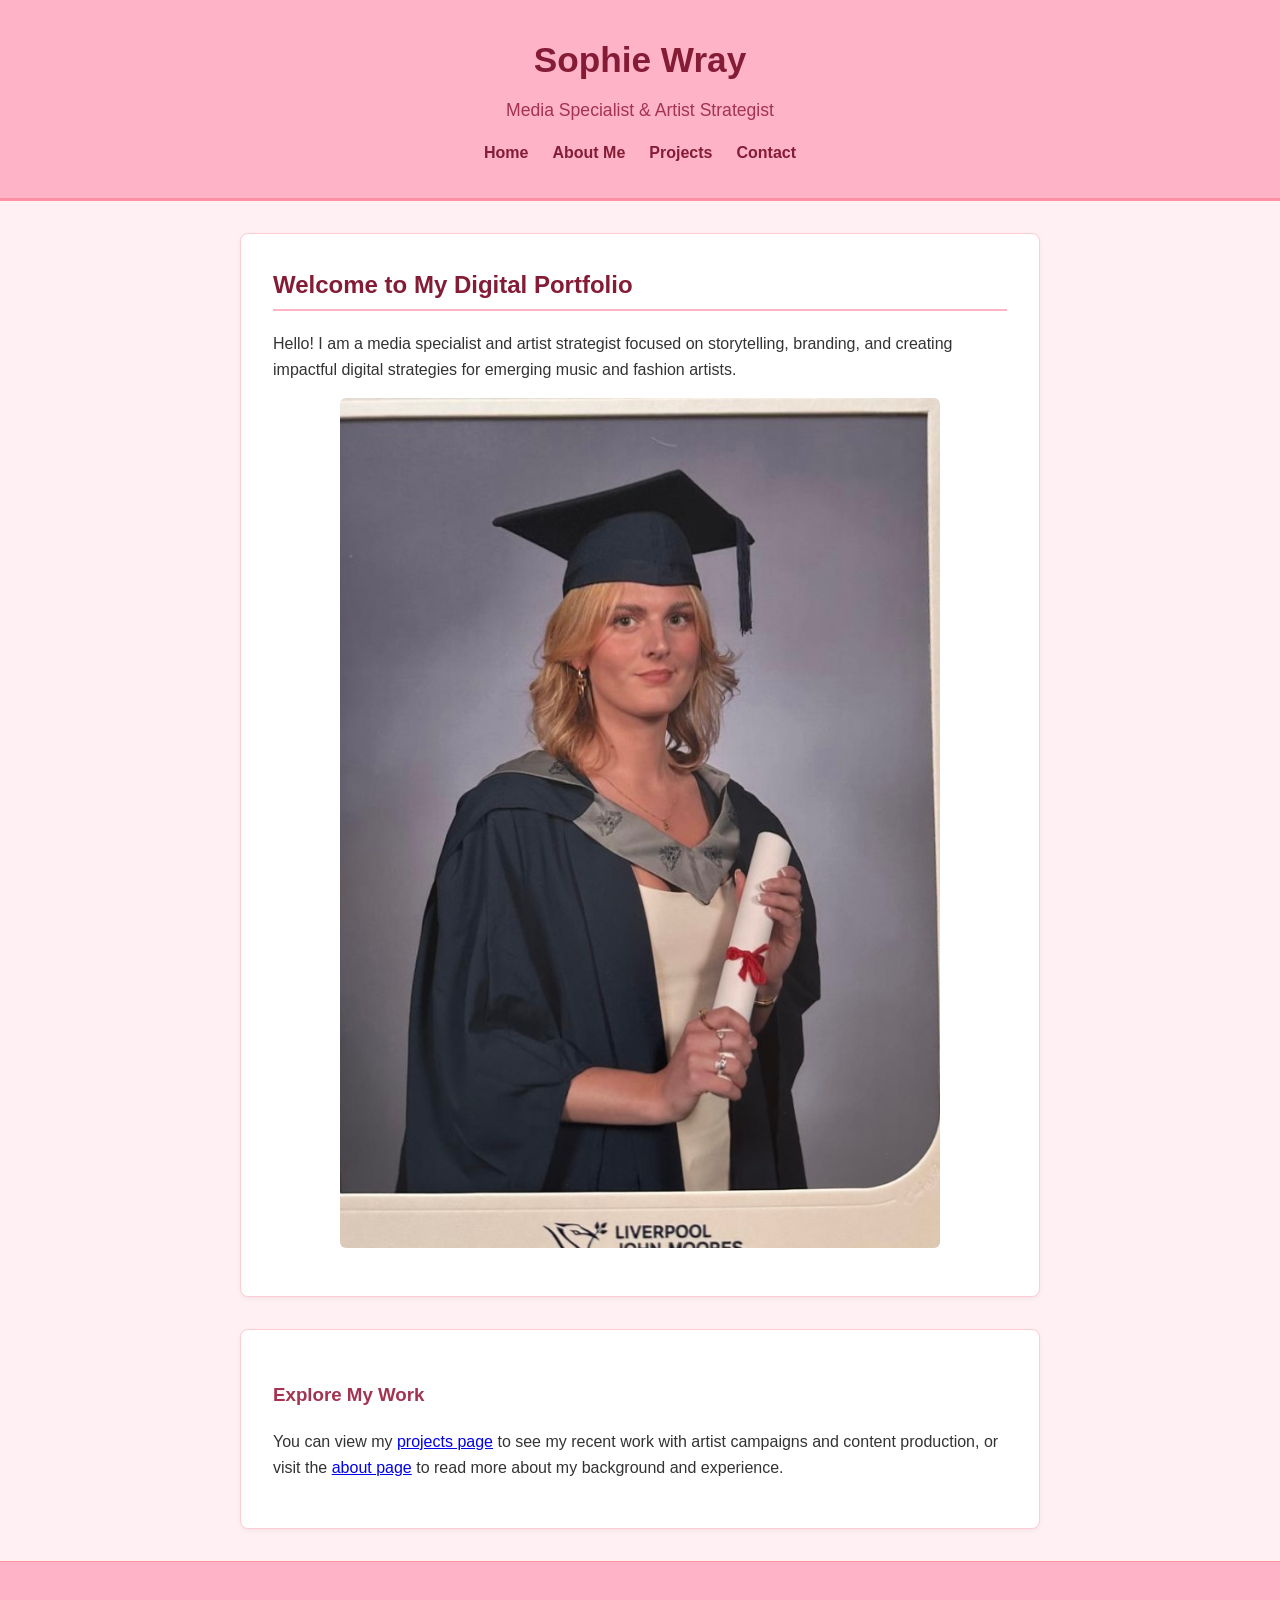
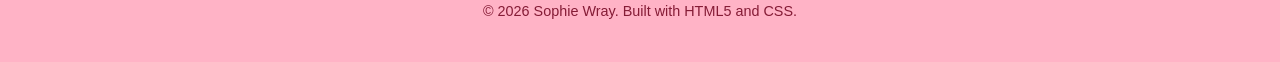
<file: index.html>
<!DOCTYPE html>
<html lang="en">
<head>
    <meta charset="UTF-8">
    <meta name="viewport" content="width=device-width, initial-scale=1.0">
    <title>Home | Sophie Wray</title>
    <!-- Linking the single external stylesheet for presentation -->
    <link rel="stylesheet" href="style.css">
</head>
<body>

    <!-- Header Section: Site Title and Main Navigation -->
    <header>
        <h1>Sophie Wray</h1>
        <p class="subtitle">Media Specialist & Artist Strategist</p>
        <nav>
            <ul>
                <li><a href="index.html">Home</a></li>
                <li><a href="about.html">About Me</a></li>
                <li><a href="projects.html">Projects</a></li>
                <li><a href="contact.html">Contact</a></li>
            </ul>
        </nav>
    </header>

    <!-- Main Content Area -->
    <main>
        <!-- Welcome / Hero Section -->
        <section class="welcome-section">
            <h2>Welcome to My Digital Portfolio</h2>
            <p>Hello! I am a media specialist and artist strategist focused on storytelling, branding, and creating impactful digital strategies for emerging music and fashion artists.</p>
            
            <!-- Homepage Image (of me despite floral banner title- I changed my mind) -->
            <img src="images/floral-banner.jpg" alt="Soft floral arrangement representing creativity and nature" width="600">
        </section>

        <!-- Quick Links / Highlights Section -->
        <section class="highlights">
            <h3>Explore My Work</h3>
            <p>You can view my <a href="projects.html">projects page</a> to see my recent work with artist campaigns and content production, or visit the <a href="about.html">about page</a> to read more about my background and experience.</p>
        </section>
    </main>

    <!-- Footer Section -->
    <footer>
        <p>&copy; 2026 Sophie Wray. Built with HTML5 and CSS.</p>
    </footer>

</body>
</html>
</file>
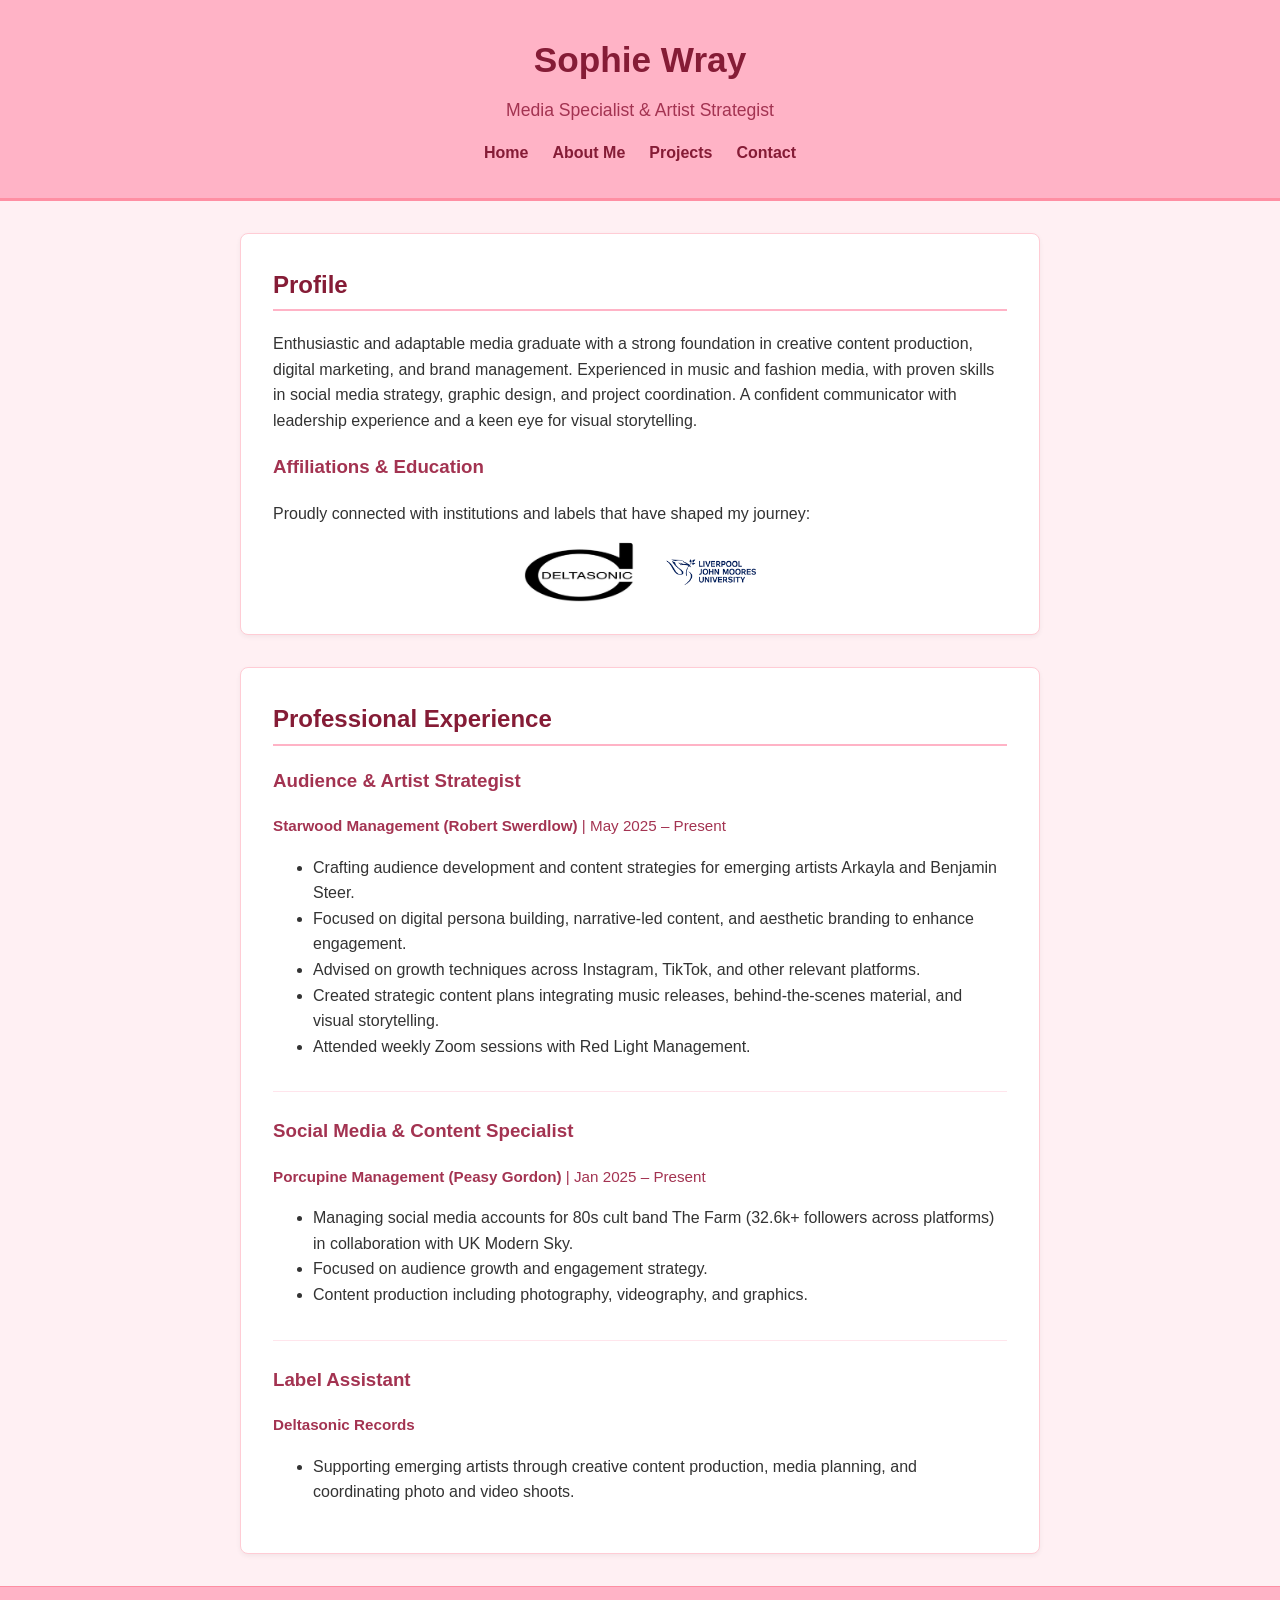
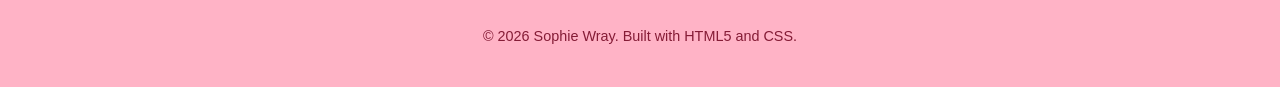
<file: about.html>
<!DOCTYPE html>
<html lang="en">
<head>
    <meta charset="UTF-8">
    <meta name="viewport" content="width=device-width, initial-scale=1.0">
    <title>About Me | Sophie Wray</title>
    <!-- Linking the single external stylesheet for presentation -->
    <link rel="stylesheet" href="style.css">
</head>
<body>

    <!-- Header Section: Site Title and Main Navigation -->
    <header>
        <h1>Sophie Wray</h1>
        <p class="subtitle">Media Specialist & Artist Strategist</p>
        <nav>
            <ul>
                <li><a href="index.html">Home</a></li>
                <li><a href="about.html">About Me</a></li>
                <li><a href="projects.html">Projects</a></li>
                <li><a href="contact.html">Contact</a></li>
            </ul>
        </nav>
    </header>

    <!-- Main Content Area -->
    <main>
        <!-- Profile / Bio Section with Logos -->
        <section class="about-section">
            <h2>Profile</h2>
            <p>Enthusiastic and adaptable media graduate with a strong foundation in creative content production, digital marketing, and brand management. Experienced in music and fashion media, with proven skills in social media strategy, graphic design, and project coordination. A confident communicator with leadership experience and a keen eye for visual storytelling.</p>

            <!-- Affiliation Logos Area -->
            <div class="logo-container">
                <h3>Affiliations & Education</h3>
                <p>Proudly connected with institutions and labels that have shaped my journey:</p>
                
                <!-- Logo Images linking into the images folder -->
                <div class="logos">
                    <img src="images/deltasonic-logo.png" alt="Deltasonic Records Logo" width="180">
                    <img src="images/ljmu-logo.png" alt="Liverpool John Moores University Logo" width="180">
                </div>
            </div>
        </section>

        <!-- Professional Experience Section -->
        <section class="experience-section">
            <h2>Professional Experience</h2>

            <div class="job">
                <h3>Audience & Artist Strategist</h3>
                <p class="company-date"><strong>Starwood Management (Robert Swerdlow)</strong> | May 2025 – Present</p>
                <ul>
                    <li>Crafting audience development and content strategies for emerging artists Arkayla and Benjamin Steer.</li>
                    <li>Focused on digital persona building, narrative-led content, and aesthetic branding to enhance engagement.</li>
                    <li>Advised on growth techniques across Instagram, TikTok, and other relevant platforms.</li>
                    <li>Created strategic content plans integrating music releases, behind-the-scenes material, and visual storytelling.</li>
                    <li>Attended weekly Zoom sessions with Red Light Management.</li>
                </ul>
            </div>

            <div class="job">
                <h3>Social Media & Content Specialist</h3>
                <p class="company-date"><strong>Porcupine Management (Peasy Gordon)</strong> | Jan 2025 – Present</p>
                <ul>
                    <li>Managing social media accounts for 80s cult band The Farm (32.6k+ followers across platforms) in collaboration with UK Modern Sky.</li>
                    <li>Focused on audience growth and engagement strategy.</li>
                    <li>Content production including photography, videography, and graphics.</li>
                </ul>
            </div>

            <div class="job">
                <h3>Label Assistant</h3>
                <p class="company-date"><strong>Deltasonic Records</strong></p>
                <ul>
                    <li>Supporting emerging artists through creative content production, media planning, and coordinating photo and video shoots.</li>
                </ul>
            </div>
        </section>
    </main>

    <!-- Footer Section -->
    <footer>
        <p>&copy; 2026 Sophie Wray. Built with HTML5 and CSS.</p>
    </footer>

</body>
</html>
</file>
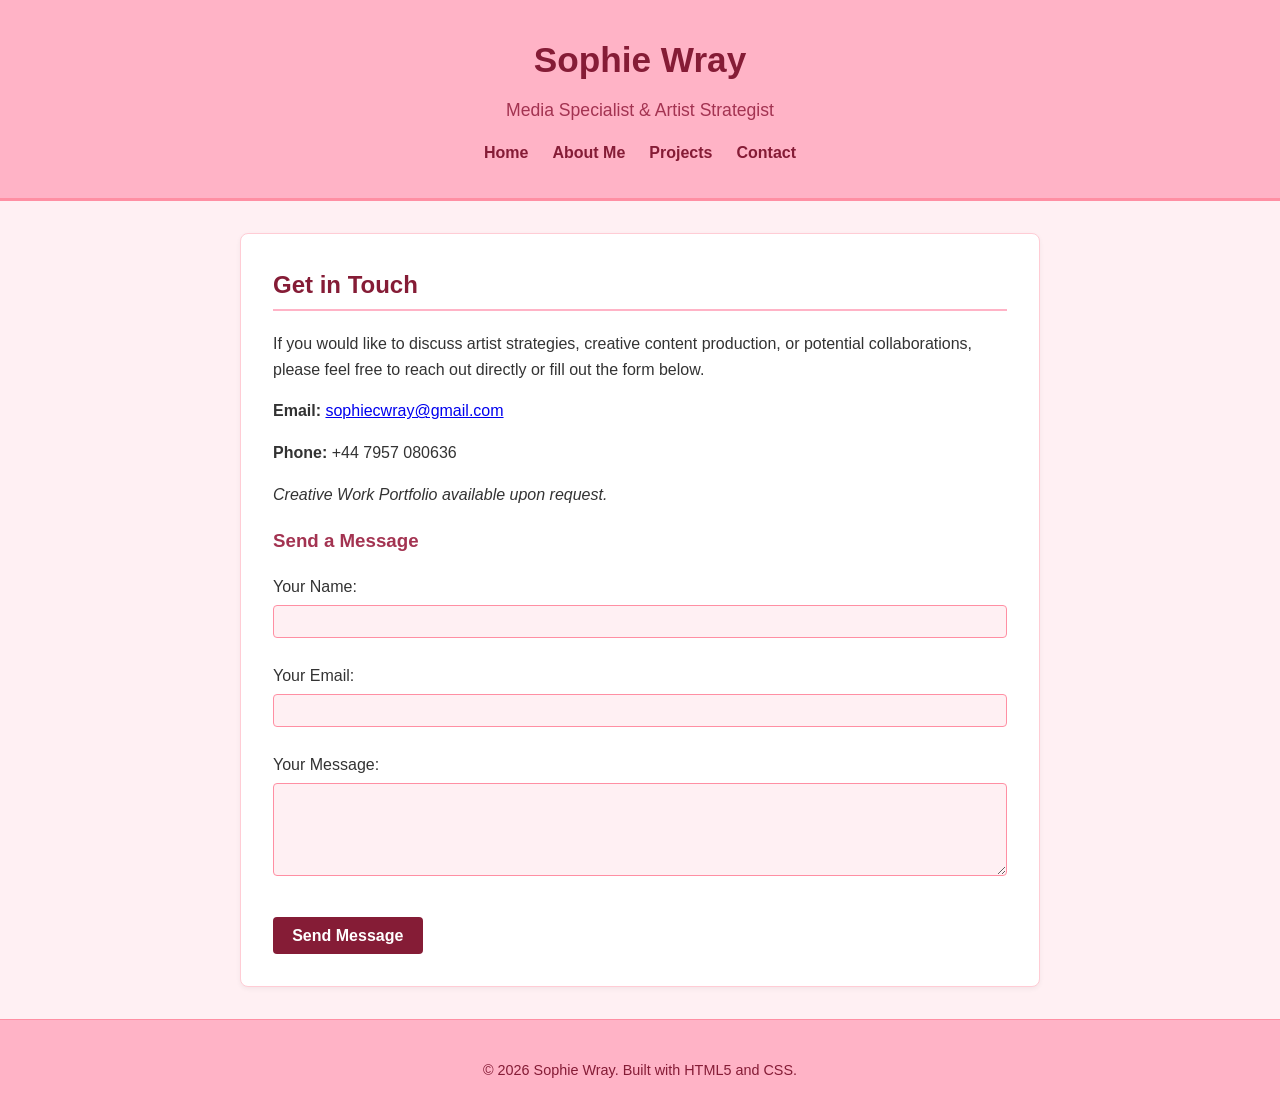
<file: contact.html>
<!DOCTYPE html>
<html lang="en">
<head>
    <meta charset="UTF-8">
    <meta name="viewport" content="width=device-width, initial-scale=1.0">
    <title>Contact | Sophie Wray</title>
    <!-- Linking the single external stylesheet for presentation -->
    <link rel="stylesheet" href="style.css">
</head>
<body>

    <!-- Header Section: Site Title and Main Navigation -->
    <header>
        <h1>Sophie Wray</h1>
        <p class="subtitle">Media Specialist & Artist Strategist</p>
        <nav>
            <ul>
                <li><a href="index.html">Home</a></li>
                <li><a href="about.html">About Me</a></li>
                <li><a href="projects.html">Projects</a></li>
                <li><a href="contact.html">Contact</a></li>
            </ul>
        </nav>
    </header>

    <!-- Main Content Area -->
    <main>
        <!-- Contact Information Section -->
        <section class="contact-section">
            <h2>Get in Touch</h2>
            <p>If you would like to discuss artist strategies, creative content production, or potential collaborations, please feel free to reach out directly or fill out the form below.</p>
            
            <p><strong>Email:</strong> <a href="mailto:sophiecwray@gmail.com">sophiecwray@gmail.com</a></p>
            <p><strong>Phone:</strong> +44 7957 080636</p>
            <p><em>Creative Work Portfolio available upon request.</em></p>

            <!-- Basic Contact Form -->
            <form action="#" method="POST" class="contact-form">
                <h3>Send a Message</h3>
                
                <label for="name">Your Name:</label><br>
                <input type="text" id="name" name="name" required><br><br>

                <label for="email">Your Email:</label><br>
                <input type="email" id="email" name="email" required><br><br>

                <label for="message">Your Message:</label><br>
                <textarea id="message" name="message" rows="5" required></textarea><br><br>

                <button type="submit">Send Message</button>
            </form>
        </section>
    </main>

    <!-- Footer Section -->
    <footer>
        <p>&copy; 2026 Sophie Wray. Built with HTML5 and CSS.</p>
    </footer>

</body>
</html>
</file>
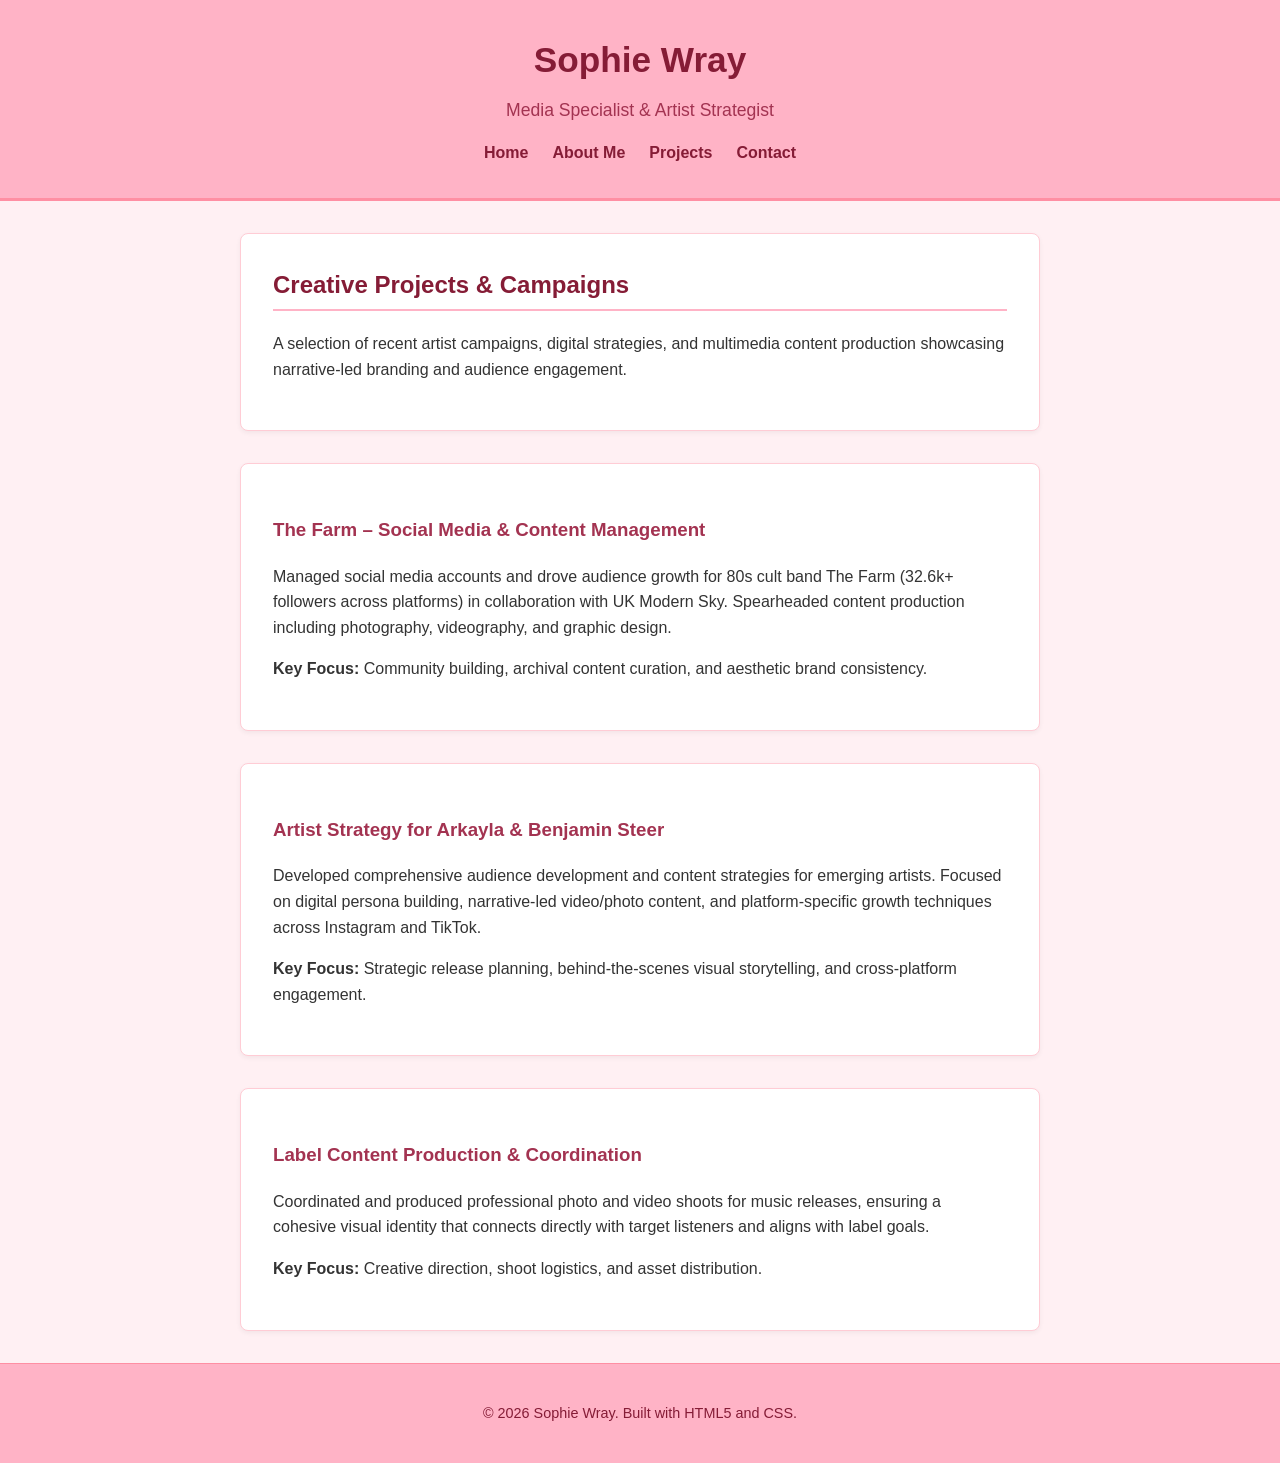
<file: projects.html>
<!DOCTYPE html>
<html lang="en">
<head>
    <meta charset="UTF-8">
    <meta name="viewport" content="width=device-width, initial-scale=1.0">
    <title>Projects | Sophie Wray</title>
    <!-- Linking the single external stylesheet for presentation -->
    <link rel="stylesheet" href="style.css">
</head>
<body>

    <!-- Header Section: Site Title and Main Navigation -->
    <header>
        <h1>Sophie Wray</h1>
        <p class="subtitle">Media Specialist & Artist Strategist</p>
        <nav>
            <ul>
                <li><a href="index.html">Home</a></li>
                <li><a href="about.html">About Me</a></li>
                <li><a href="projects.html">Projects</a></li>
                <li><a href="contact.html">Contact</a></li>
            </ul>
        </nav>
    </header>

    <!-- Main Content Area -->
    <main>
        <!-- Projects Introduction Section -->
        <section class="projects-intro">
            <h2>Creative Projects & Campaigns</h2>
            <p>A selection of recent artist campaigns, digital strategies, and multimedia content production showcasing narrative-led branding and audience engagement.</p>
        </section>

        <!-- Project Item 1 -->
        <section class="project-card">
            <h3>The Farm – Social Media & Content Management</h3>
            <p>Managed social media accounts and drove audience growth for 80s cult band The Farm (32.6k+ followers across platforms) in collaboration with UK Modern Sky. Spearheaded content production including photography, videography, and graphic design.</p>
            <p><strong>Key Focus:</strong> Community building, archival content curation, and aesthetic brand consistency.</p>
        </section>

        <!-- Project Item 2 -->
        <section class="project-card">
            <h3>Artist Strategy for Arkayla & Benjamin Steer</h3>
            <p>Developed comprehensive audience development and content strategies for emerging artists. Focused on digital persona building, narrative-led video/photo content, and platform-specific growth techniques across Instagram and TikTok.</p>
            <p><strong>Key Focus:</strong> Strategic release planning, behind-the-scenes visual storytelling, and cross-platform engagement.</p>
        </section>

        <!-- Project Item 3 -->
        <section class="project-card">
            <h3>Label Content Production & Coordination</h3>
            <p>Coordinated and produced professional photo and video shoots for music releases, ensuring a cohesive visual identity that connects directly with target listeners and aligns with label goals.</p>
            <p><strong>Key Focus:</strong> Creative direction, shoot logistics, and asset distribution.</p>
        </section>
    </main>

    <!-- Footer Section -->
    <footer>
        <p>&copy; 2026 Sophie Wray. Built with HTML5 and CSS.</p>
    </footer>

</body>
</html>
</file>
<file: style.css>
/* --- Global Reset & Base Styling --- */
body {
    font-family: Arial, sans-serif;
    background-color: #FFF0F3; /* Bright, clean soft pink background */
    color: #333333;
    margin: 0;
    padding: 0;
    line-height: 1.6;
}

/* --- Header & Navigation --- */
header {
    background-color: #FFB3C6; /* True vibrant pastel pink */
    padding: 2rem;
    text-align: center;
    border-bottom: 3px solid #FF8FA3;
}

header h1 {
    margin: 0;
    font-size: 2.2rem;
    color: #851C36; /* Deep rich magenta-rose text */
}

header .subtitle {
    margin: 0.5rem 0 1rem 0;
    font-size: 1.1rem;
    color: #A33351; /* Strong pink-rose tone */
}

nav ul {
    list-style: none;
    padding: 0;
    margin: 1rem 0 0 0;
    display: flex;
    justify-content: center;
    gap: 1.5rem;
}

nav a {
    text-decoration: none;
    color: #851C36;
    font-weight: bold;
}

nav a:hover {
    color: #D90429; /* Bold vibrant pink/red accent on hover */
}

/* --- Main Content Layout --- */
main {
    max-width: 800px;
    margin: 2rem auto;
    padding: 0 1rem;
}

/* --- Content Sections & Cards --- */
section {
    background: #FFFFFF;
    padding: 2rem;
    margin-bottom: 2rem;
    border-radius: 8px;
    box-shadow: 0 2px 5px rgba(0,0,0,0.05);
    border: 1px solid #FFCCD5;
}

h2 {
    color: #851C36;
    margin-top: 0;
    border-bottom: 2px solid #FFB3C6;
    padding-bottom: 0.3rem;
}

h3 {
    color: #A33351;
}

/* --- Images & Logos --- */
img {
    max-width: 100%;
    height: auto;
    display: block;
    margin: 1rem auto;
    border-radius: 6px;
}

.logos {
    display: flex;
    justify-content: center;
    gap: 2rem;
    align-items: center;
    flex-wrap: wrap;
}

.logos img {
    max-height: 60px;
    width: auto;
    margin: 0;
}

/* --- Professional Experience Layout --- */
.job {
    margin-bottom: 1.5rem;
    padding-bottom: 1rem;
    border-bottom: 1px solid #FFE5EC;
}

.job:last-child {
    border-bottom: none;
    margin-bottom: 0;
    padding-bottom: 0;
}

.company-date {
    font-size: 0.95rem;
    color: #A33351;
}

/* --- Contact Form Styling --- */
.contact-form input,
.contact-form textarea {
    width: 100%;
    padding: 0.5rem;
    margin-top: 0.3rem;
    border: 1px solid #FF8FA3;
    border-radius: 4px;
    background-color: #FFF0F3;
    box-sizing: border-box;
}

.contact-form input:focus,
.contact-form textarea:focus {
    outline: none;
    border-color: #851C36;
}

.contact-form button {
    background-color: #851C36;
    color: #FFFFFF;
    border: none;
    padding: 0.6rem 1.2rem;
    font-size: 1rem;
    font-weight: bold;
    border-radius: 4px;
    cursor: pointer;
    margin-top: 0.5rem;
}

.contact-form button:hover {
    background-color: #591223;
}

/* --- Footer --- */
footer {
    text-align: center;
    padding: 1.5rem;
    background-color: #FFB3C6;
    color: #851C36;
    font-size: 0.9rem;
    border-top: 1px solid #FF8FA3;
}
</file>
